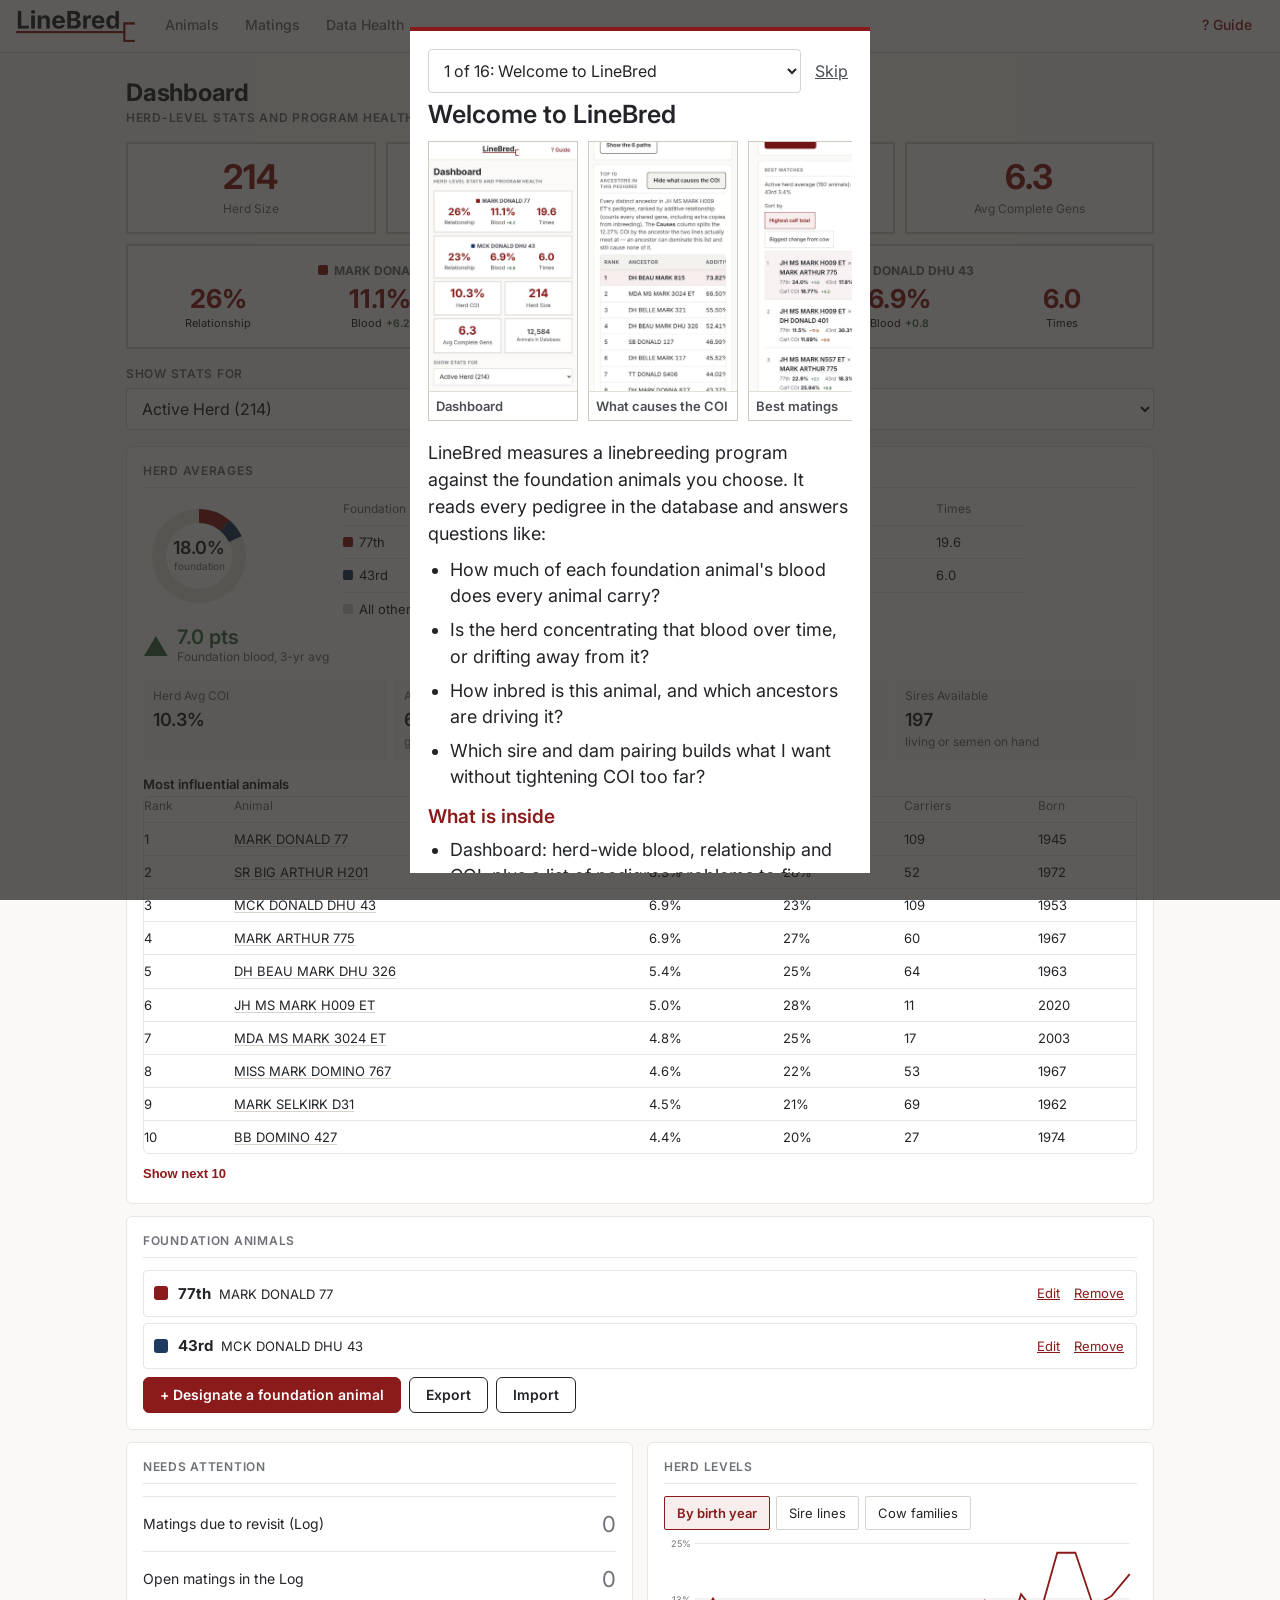
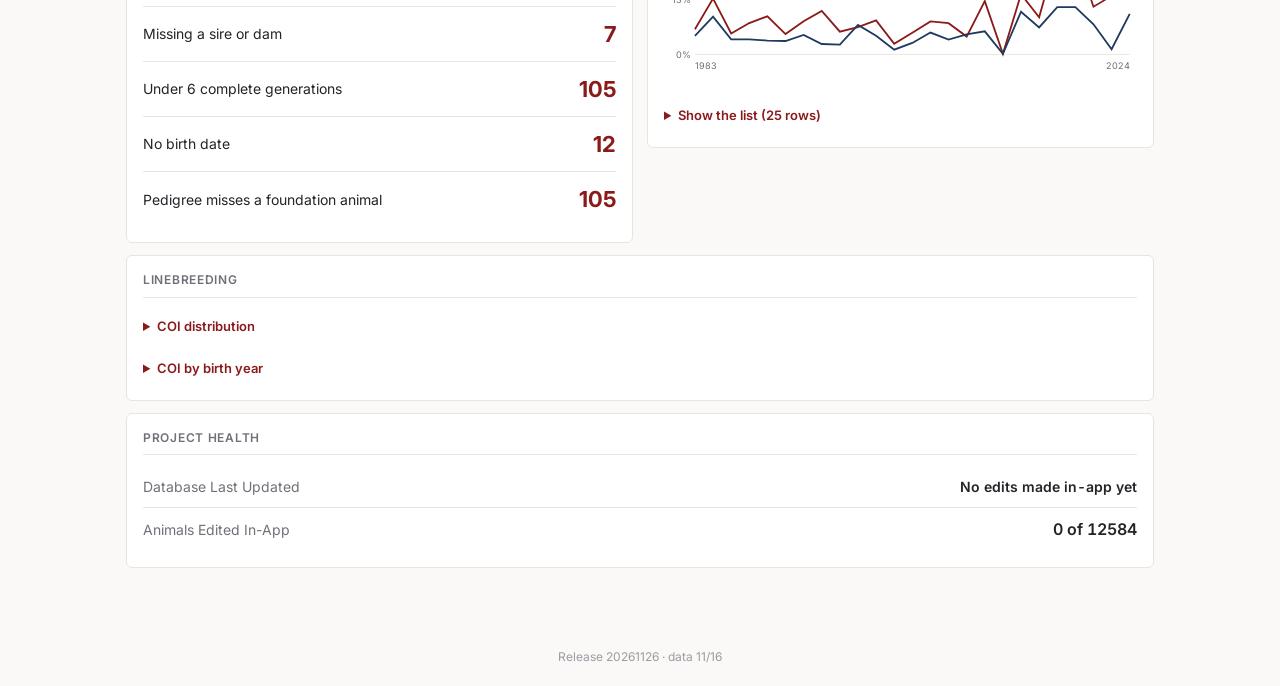
<file: index.html>
<!doctype html>
<html lang="en">
<head>
<meta charset="utf-8">
<meta name="viewport" content="width=device-width, initial-scale=1, viewport-fit=cover">
<title>LineBred</title>
<meta name="description" content="Hereford linebreeding analysis — COI, blood percentage and mating planning for the Mark Donald line.">
<meta name="theme-color" content="#8B1A1A">
<meta name="apple-mobile-web-app-capable" content="yes">
<meta name="apple-mobile-web-app-status-bar-style" content="default">
<meta name="apple-mobile-web-app-title" content="LineBred">
<link rel="preconnect" href="https://fonts.googleapis.com">
<link rel="preconnect" href="https://fonts.gstatic.com" crossorigin>
<link href="https://fonts.googleapis.com/css2?family=Inter:wght@400;500;600;700&display=swap" rel="stylesheet">
<link rel="stylesheet" href="tokens.css">
<link rel="manifest" href="manifest.webmanifest">
<link rel="apple-touch-icon" href="icon-180.png">
<link rel="icon" href="favicon-32.png" sizes="32x32">
<link rel="icon" href="icon-512.png" sizes="512x512">
<style>
  :root { color-scheme: light; }
  body { background: var(--surface-sunken, #FAF9F7); }
  #boot {
    position: fixed; inset: 0; display: flex; flex-direction: column;
    align-items: center; justify-content: center; gap: 18px;
    background: var(--surface-sunken, #FAF9F7); z-index: 9999; padding: 24px; text-align: center;
  }
  #boot img { height: 34px; width: auto; }
  #boot .msg { font-size: 14px; color: #6E7177; max-width: 32ch; line-height: 1.5;
               font-family: Inter, -apple-system, BlinkMacSystemFont, "Segoe UI", Roboto, sans-serif; }
  #boot .bar { width: 170px; height: 3px; background: #E8E5E0; border-radius: 2px; overflow: hidden; }
  #boot .bar i { display: block; height: 100%; width: 40%; background: #8B1A1A; border-radius: 2px;
                 animation: slide 1.1s ease-in-out infinite; }
  @keyframes slide { 0% { transform: translateX(-110%); } 100% { transform: translateX(310%); } }
  #boot.failed .bar { display: none; }
  #boot.failed .msg { color: #A8481A; }
  @media (prefers-reduced-motion: reduce) { #boot .bar i { animation: none; width: 100%; } }
</style>
</head>
<body>
<div id="boot">
  <img src="logo.png" alt="LineBred">
  <div class="bar"><i></i></div>
  <div class="msg" id="bootmsg">Loading pedigree database…</div>
</div>
<div id="root"></div>

<script>
  // Bump this when data.json is regenerated so phones pick up the new copy.
  window.__LINEBRED_DATA_VERSION = "20261126-sharp";
  window.addEventListener("error", function (e) {
    var b = document.getElementById("boot");
    if (b && !b.dataset.gone) {
      b.classList.add("failed");
      document.getElementById("bootmsg").textContent =
        "Something failed to load. Pull down to refresh, or check your connection. (" + (e.message || "error") + ")";
    }
  });
</script>
<script defer src="app.js"></script>
<script>
  // The app renders synchronously; the database arrives a moment later.
  // Clear the splash as soon as React has put something on the page.
  (function () {
    var tries = 0;
    function check() {
      var root = document.getElementById("root");
      if (root && root.childNodes.length) {
        var b = document.getElementById("boot");
        if (b) { b.dataset.gone = "1"; b.remove(); }
        return;
      }
      if (++tries < 150) setTimeout(check, 40);
    }
    check();
  })();
  if ("serviceWorker" in navigator) {
    window.addEventListener("load", function () {
      navigator.serviceWorker.register("sw.js").catch(function () {});
    });
  }
</script>
</body>
</html>
</file>
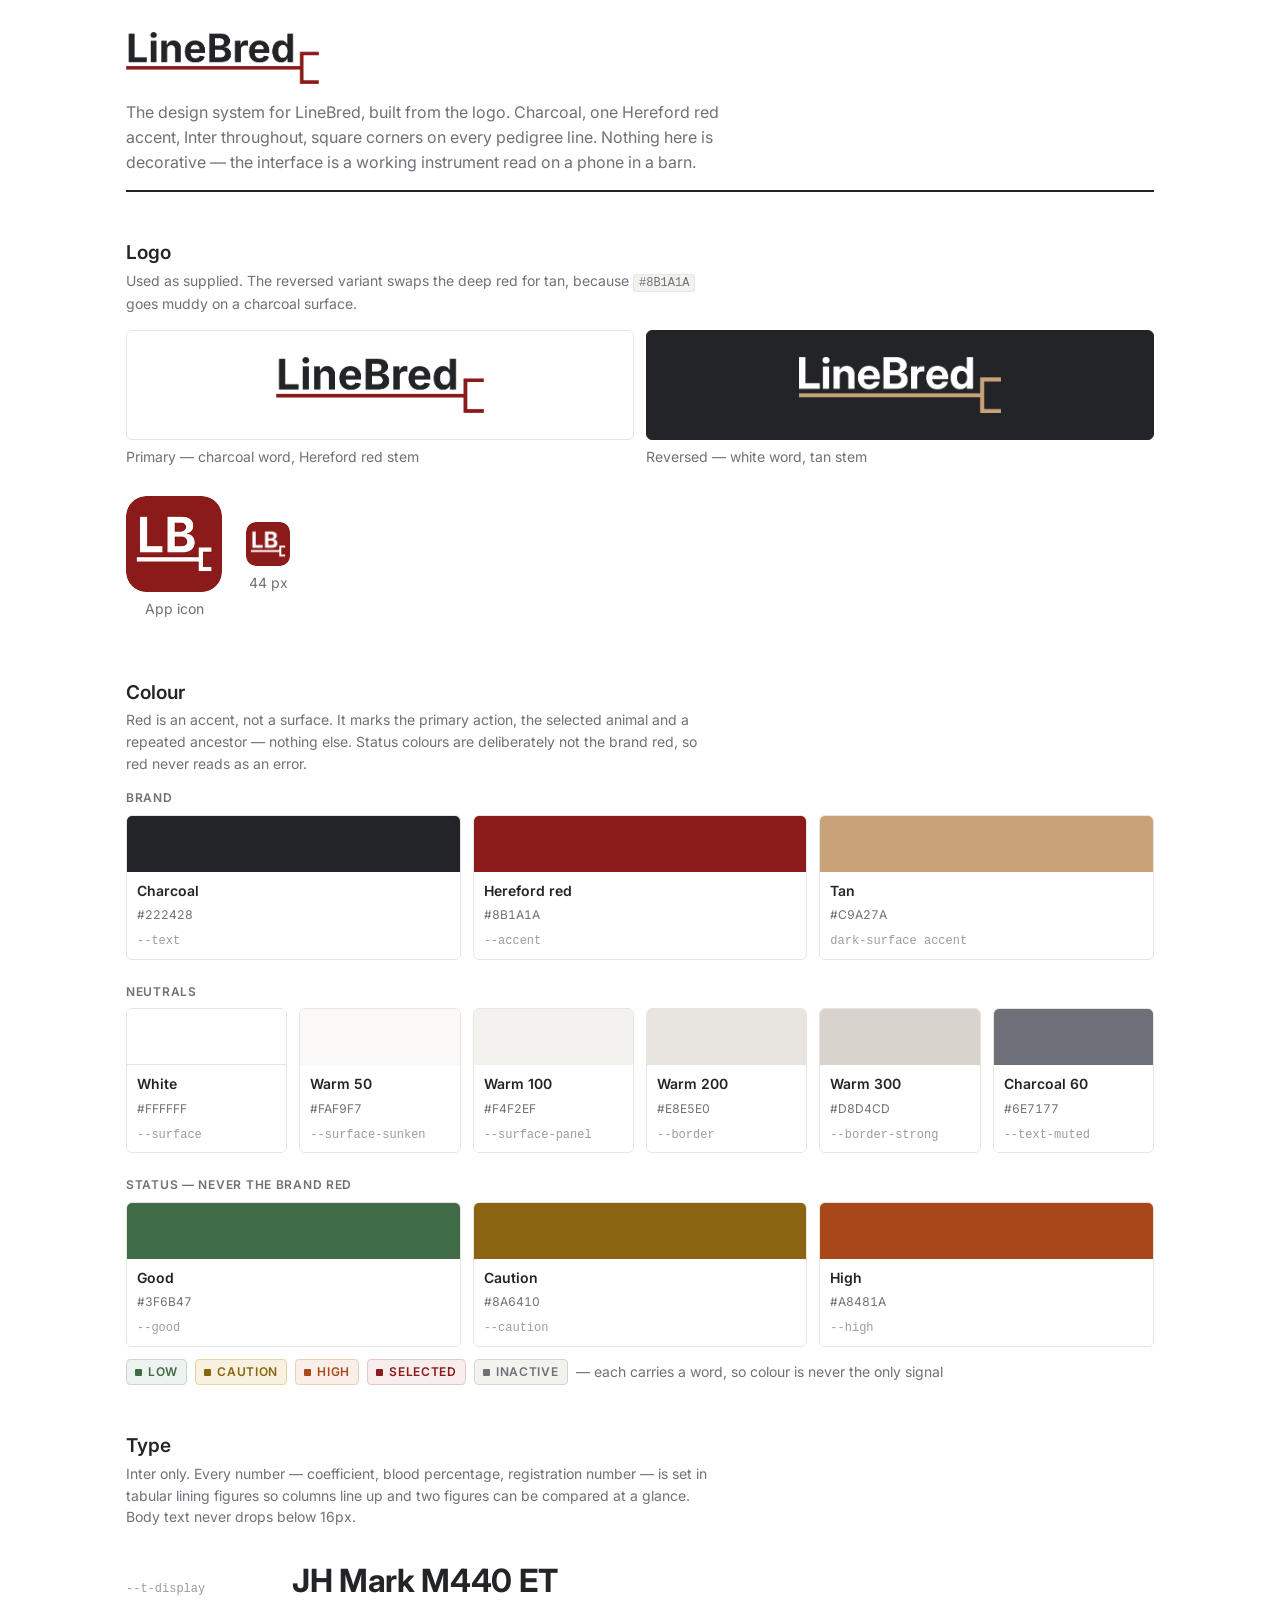
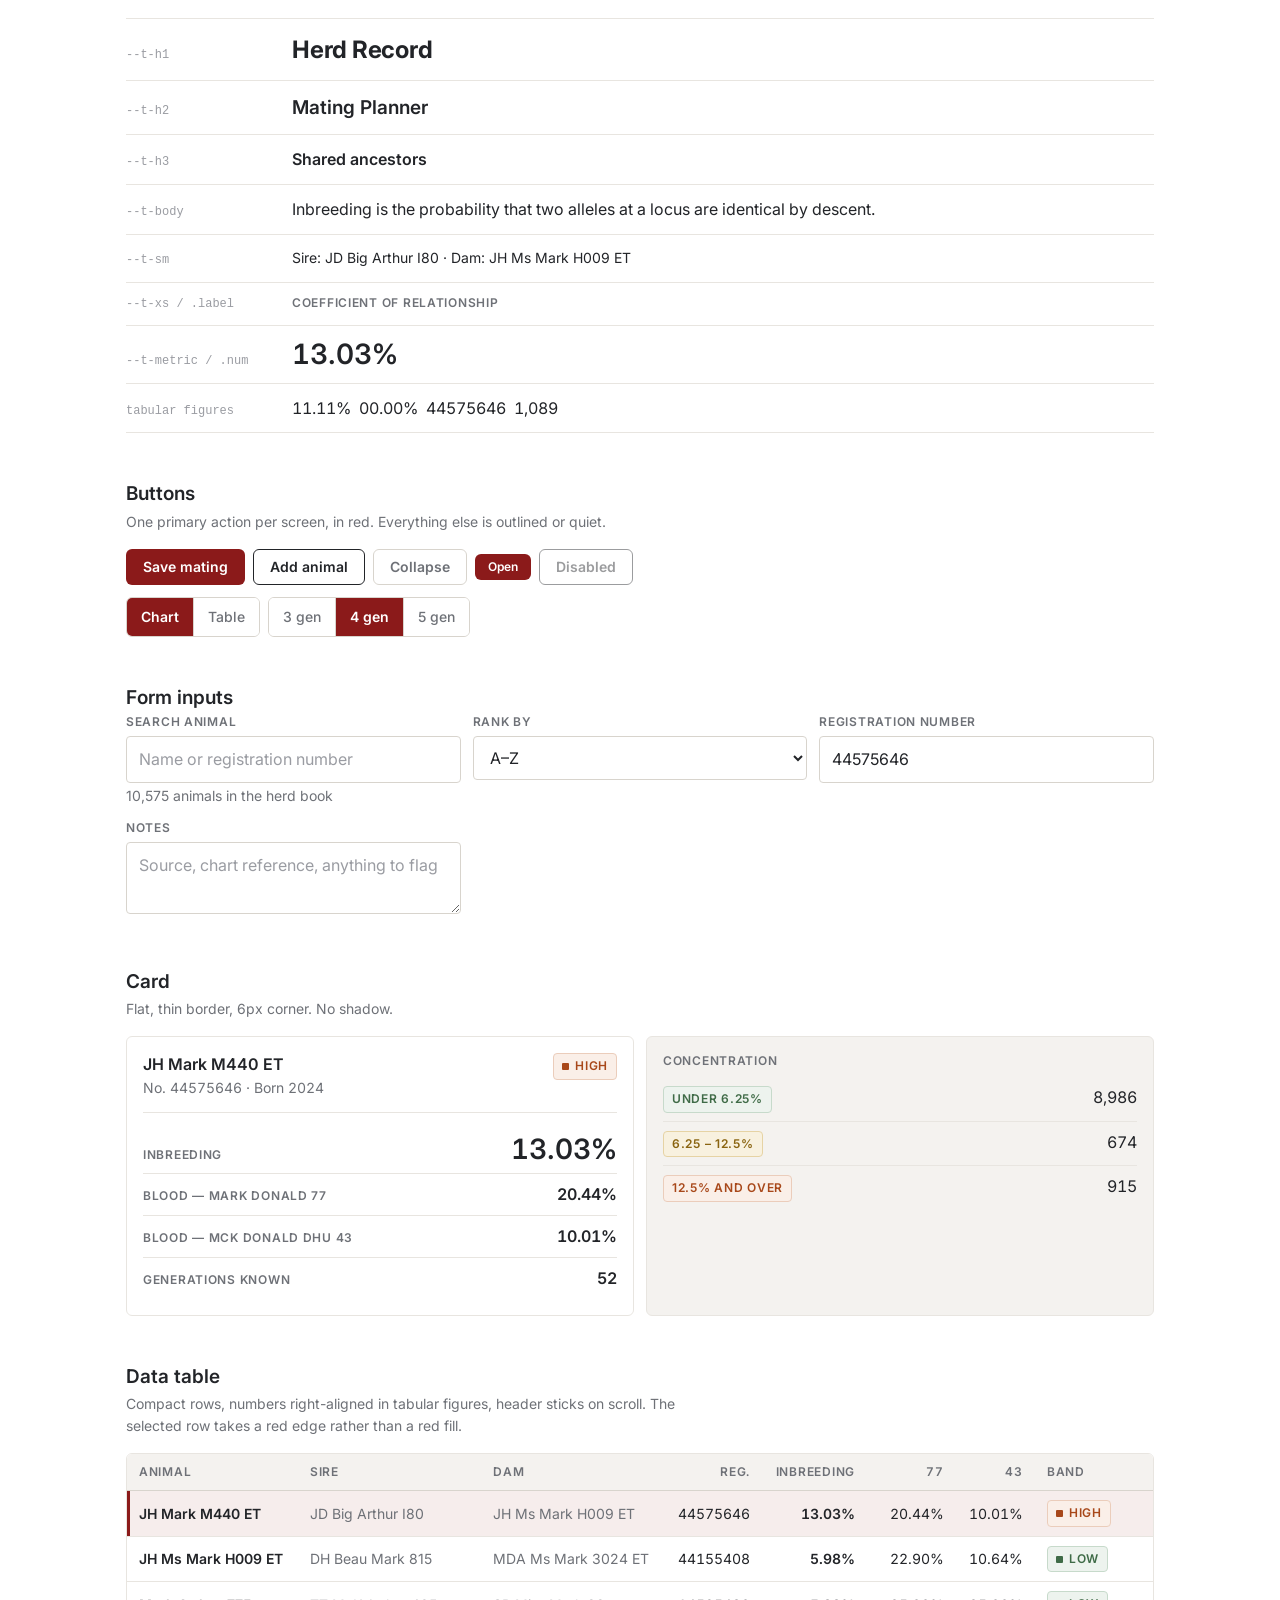
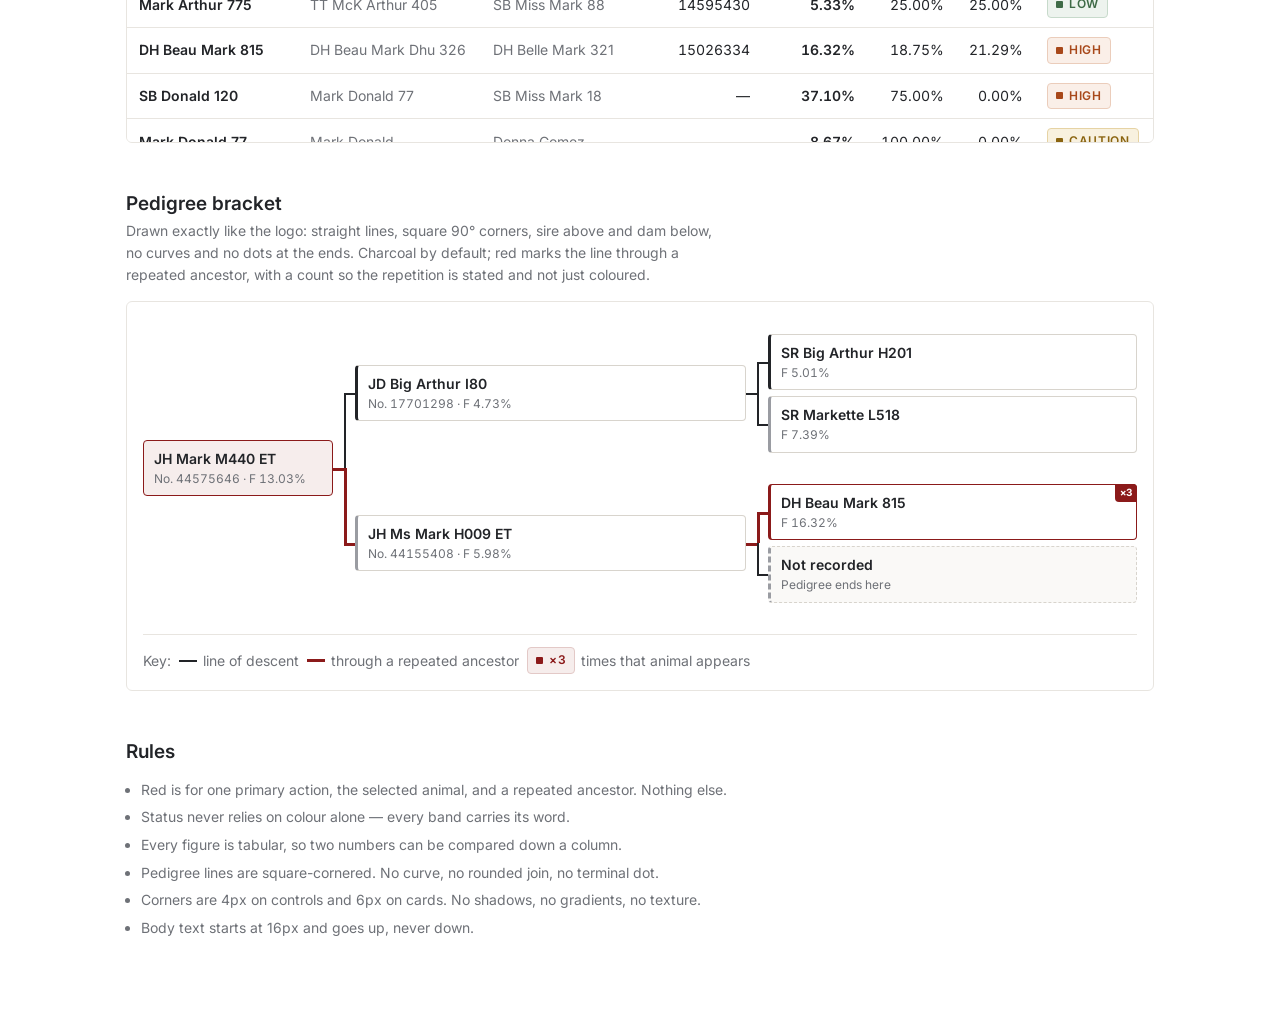
<file: styleguide.html>
<!doctype html>
<html lang="en">
<head>
<meta charset="utf-8">
<meta name="viewport" content="width=device-width, initial-scale=1, viewport-fit=cover">
<title>LineBred Style Guide</title>
<link rel="preconnect" href="https://fonts.googleapis.com">
<link rel="preconnect" href="https://fonts.gstatic.com" crossorigin>
<link href="https://fonts.googleapis.com/css2?family=Inter:wght@400;500;600;700&display=swap" rel="stylesheet">
<link rel="stylesheet" href="tokens.css">
<style>
  .sg { max-width: 1060px; margin: 0 auto; padding: var(--s-6) var(--s-4) var(--s-8); }
  .sg-head { border-bottom: 2px solid var(--text); padding-bottom: var(--s-4); margin-bottom: var(--s-6); }
  .sg-head img { display: block; height: 52px; width: auto; }
  .sg-head p { margin: var(--s-4) 0 0; max-width: 62ch; color: var(--text-muted); }
  section { margin: var(--s-7) 0 0; }
  section > h2 { margin-bottom: var(--s-1); }
  section > .intro { color: var(--text-muted); font-size: var(--t-sm); max-width: 66ch; margin-bottom: var(--s-4); }
  .grid { display: grid; gap: var(--s-3); }
  .g2 { grid-template-columns: repeat(auto-fit, minmax(260px,1fr)); }
  .g3 { grid-template-columns: repeat(auto-fit, minmax(190px,1fr)); }
  .g4 { grid-template-columns: repeat(auto-fit, minmax(150px,1fr)); }

  .swatch { border: var(--bw) solid var(--border); border-radius: var(--r-md); overflow: hidden; }
  .swatch .chip { height: 56px; }
  .swatch .meta { padding: 8px 10px; }
  .swatch .nm { font-size: var(--t-sm); font-weight: var(--w-semi); display: block; }
  .swatch .vl { font-size: var(--t-xs); color: var(--text-muted); font-variant-numeric: tabular-nums; }
  .swatch .tk { font-size: var(--t-xs); color: var(--text-faint); font-family: ui-monospace, SFMono-Regular, Menlo, monospace; }

  .type-row { display: flex; align-items: baseline; gap: var(--s-4); padding: var(--s-3) 0; border-bottom: var(--bw) solid var(--border); }
  .type-row .tk { flex: 0 0 150px; font-size: var(--t-xs); color: var(--text-faint); font-family: ui-monospace, SFMono-Regular, Menlo, monospace; }
  .logo-plate { border: var(--bw) solid var(--border); border-radius: var(--r-md); padding: var(--s-4); display: flex; align-items: center; justify-content: center; min-height: 110px; }
  .logo-plate.dark { background: var(--c-charcoal); border-color: var(--c-charcoal); }
  .logo-plate.red  { background: var(--accent); border-color: var(--accent); }
  .logo-plate img, .logo-plate svg { max-width: 100%; height: auto; }
  .icon-tile { width: 96px; height: 96px; border-radius: 20px; background: var(--accent); display: grid; place-items: center; }
  code.tok { font-family: ui-monospace, SFMono-Regular, Menlo, monospace; font-size: var(--t-xs);
             background: var(--surface-panel); border: var(--bw) solid var(--border); border-radius: var(--r-sm); padding: 1px 5px; }
</style>
</head>
<body>
<div class="sg">

  <header class="sg-head">
    <img src="logo.png" alt="LineBred">
    <p>The design system for LineBred, built from the logo. Charcoal, one Hereford red accent,
      Inter throughout, square corners on every pedigree line. Nothing here is decorative —
      the interface is a working instrument read on a phone in a barn.</p>
  </header>

  <!-- ===================== LOGO ===================== -->
  <section>
    <h2>Logo</h2>
    <p class="intro">Used as supplied. The reversed variant swaps the deep red for tan, because
      <code class="tok">#8B1A1A</code> goes muddy on a charcoal surface.</p>
    <div class="grid g2">
      <div>
        <div class="logo-plate"><img src="logo.png" alt="LineBred logo" style="height:56px"></div>
        <p class="hint">Primary — charcoal word, Hereford red stem</p>
      </div>
      <div>
        <div class="logo-plate dark"><img src="logo-reversed.png" alt="LineBred logo, reversed" style="height:56px"></div>
        <p class="hint">Reversed — white word, tan stem</p>
      </div>
    </div>
    <div class="row" style="margin-top:var(--s-4); gap:var(--s-5)">
      <div style="text-align:center">
        <img src="icon-180.png" alt="LineBred app icon" width="96" height="96" style="border-radius:20px;display:block">
        <p class="hint">App icon</p>
      </div>
      <div style="text-align:center">
        <img src="icon-180.png" alt="LineBred app icon at 44px" width="44" height="44" style="border-radius:10px;display:block">
        <p class="hint">44 px</p>
      </div>
    </div>
  </section>

  <!-- ===================== COLOR ===================== -->
  <section>
    <h2>Colour</h2>
    <p class="intro">Red is an accent, not a surface. It marks the primary action, the selected
      animal and a repeated ancestor — nothing else. Status colours are deliberately not the
      brand red, so red never reads as an error.</p>

    <p class="label" style="margin:var(--s-4) 0 var(--s-2)">Brand</p>
    <div class="grid g4">
      <div class="swatch"><div class="chip" style="background:#222428"></div><div class="meta"><span class="nm">Charcoal</span><span class="vl">#222428</span><br><span class="tk">--text</span></div></div>
      <div class="swatch"><div class="chip" style="background:#8B1A1A"></div><div class="meta"><span class="nm">Hereford red</span><span class="vl">#8B1A1A</span><br><span class="tk">--accent</span></div></div>
      <div class="swatch"><div class="chip" style="background:#C9A27A"></div><div class="meta"><span class="nm">Tan</span><span class="vl">#C9A27A</span><br><span class="tk">dark-surface accent</span></div></div>
    </div>

    <p class="label" style="margin:var(--s-5) 0 var(--s-2)">Neutrals</p>
    <div class="grid g4">
      <div class="swatch"><div class="chip" style="background:#FFFFFF;border-bottom:1px solid var(--border)"></div><div class="meta"><span class="nm">White</span><span class="vl">#FFFFFF</span><br><span class="tk">--surface</span></div></div>
      <div class="swatch"><div class="chip" style="background:#FAF9F7"></div><div class="meta"><span class="nm">Warm 50</span><span class="vl">#FAF9F7</span><br><span class="tk">--surface-sunken</span></div></div>
      <div class="swatch"><div class="chip" style="background:#F4F2EF"></div><div class="meta"><span class="nm">Warm 100</span><span class="vl">#F4F2EF</span><br><span class="tk">--surface-panel</span></div></div>
      <div class="swatch"><div class="chip" style="background:#E8E5E0"></div><div class="meta"><span class="nm">Warm 200</span><span class="vl">#E8E5E0</span><br><span class="tk">--border</span></div></div>
      <div class="swatch"><div class="chip" style="background:#D8D4CD"></div><div class="meta"><span class="nm">Warm 300</span><span class="vl">#D8D4CD</span><br><span class="tk">--border-strong</span></div></div>
      <div class="swatch"><div class="chip" style="background:#6E7177"></div><div class="meta"><span class="nm">Charcoal 60</span><span class="vl">#6E7177</span><br><span class="tk">--text-muted</span></div></div>
    </div>

    <p class="label" style="margin:var(--s-5) 0 var(--s-2)">Status — never the brand red</p>
    <div class="grid g3">
      <div class="swatch"><div class="chip" style="background:#3F6B47"></div><div class="meta"><span class="nm">Good</span><span class="vl">#3F6B47</span><br><span class="tk">--good</span></div></div>
      <div class="swatch"><div class="chip" style="background:#8A6410"></div><div class="meta"><span class="nm">Caution</span><span class="vl">#8A6410</span><br><span class="tk">--caution</span></div></div>
      <div class="swatch"><div class="chip" style="background:#A8481A"></div><div class="meta"><span class="nm">High</span><span class="vl">#A8481A</span><br><span class="tk">--high</span></div></div>
    </div>
    <div class="row" style="margin-top:var(--s-3)">
      <span class="tag tag-good">Low</span>
      <span class="tag tag-caution">Caution</span>
      <span class="tag tag-high">High</span>
      <span class="tag tag-accent">Selected</span>
      <span class="tag tag-neutral">Inactive</span>
      <span class="muted" style="font-size:var(--t-sm)">— each carries a word, so colour is never the only signal</span>
    </div>
  </section>

  <!-- ===================== TYPE ===================== -->
  <section>
    <h2>Type</h2>
    <p class="intro">Inter only. Every number — coefficient, blood percentage, registration number —
      is set in tabular lining figures so columns line up and two figures can be compared at a glance.
      Body text never drops below 16px.</p>
    <div class="type-row"><span class="tk">--t-display</span><span style="font-size:var(--t-display);font-weight:700;letter-spacing:var(--track-tight)">JH Mark M440 ET</span></div>
    <div class="type-row"><span class="tk">--t-h1</span><span style="font-size:var(--t-h1);font-weight:700;letter-spacing:var(--track-tight)">Herd Record</span></div>
    <div class="type-row"><span class="tk">--t-h2</span><span style="font-size:var(--t-h2);font-weight:600">Mating Planner</span></div>
    <div class="type-row"><span class="tk">--t-h3</span><span style="font-size:var(--t-h3);font-weight:600">Shared ancestors</span></div>
    <div class="type-row"><span class="tk">--t-body</span><span style="font-size:var(--t-body)">Inbreeding is the probability that two alleles at a locus are identical by descent.</span></div>
    <div class="type-row"><span class="tk">--t-sm</span><span style="font-size:var(--t-sm)">Sire: JD Big Arthur I80 · Dam: JH Ms Mark H009 ET</span></div>
    <div class="type-row"><span class="tk">--t-xs / .label</span><span class="label">Coefficient of relationship</span></div>
    <div class="type-row"><span class="tk">--t-metric / .num</span><span class="metric num">13.03%</span></div>
    <div class="type-row"><span class="tk">tabular figures</span>
      <span class="num" style="font-size:var(--t-body)">11.11%&nbsp; 00.00%&nbsp; 44575646&nbsp; 1,089</span></div>
  </section>

  <!-- ===================== BUTTONS ===================== -->
  <section>
    <h2>Buttons</h2>
    <p class="intro">One primary action per screen, in red. Everything else is outlined or quiet.</p>
    <div class="row">
      <button class="btn btn-primary">Save mating</button>
      <button class="btn btn-secondary">Add animal</button>
      <button class="btn btn-quiet">Collapse</button>
      <button class="btn btn-primary btn-sm">Open</button>
      <button class="btn btn-secondary" disabled>Disabled</button>
    </div>
    <div class="row" style="margin-top:var(--s-3)">
      <div class="seg" role="group" aria-label="View">
        <button aria-pressed="true">Chart</button>
        <button aria-pressed="false">Table</button>
      </div>
      <div class="seg" role="group" aria-label="Generations">
        <button aria-pressed="false">3 gen</button>
        <button aria-pressed="true">4 gen</button>
        <button aria-pressed="false">5 gen</button>
      </div>
    </div>
  </section>

  <!-- ===================== FORMS ===================== -->
  <section>
    <h2>Form inputs</h2>
    <div class="grid g2">
      <label class="field">
        <span class="label">Search animal</span>
        <input class="input" type="search" placeholder="Name or registration number">
        <span class="hint">10,575 animals in the herd book</span>
      </label>
      <label class="field">
        <span class="label">Rank by</span>
        <select class="input">
          <option>A–Z</option><option>Inbreeding coefficient</option>
          <option>Blood % to Mark Donald 77</option><option>Founder balance</option>
        </select>
      </label>
      <label class="field">
        <span class="label">Registration number</span>
        <input class="input num" inputmode="numeric" value="44575646">
      </label>
      <label class="field">
        <span class="label">Notes</span>
        <textarea class="input" rows="2" placeholder="Source, chart reference, anything to flag"></textarea>
      </label>
    </div>
  </section>

  <!-- ===================== CARD ===================== -->
  <section>
    <h2>Card</h2>
    <p class="intro">Flat, thin border, 6px corner. No shadow.</p>
    <div class="grid g2">
      <div class="card">
        <div class="card-head">
          <div>
            <h3>JH Mark M440 ET</h3>
            <span class="num" style="font-size:var(--t-sm);color:var(--text-muted)">No. 44575646 · Born 2024</span>
          </div>
          <span class="tag tag-high">High</span>
        </div>
        <div class="metric-row"><span class="label">Inbreeding</span><span class="metric num">13.03%</span></div>
        <div class="metric-row"><span class="label">Blood — Mark Donald 77</span><span class="num cell-strong">20.44%</span></div>
        <div class="metric-row"><span class="label">Blood — McK Donald Dhu 43</span><span class="num cell-strong">10.01%</span></div>
        <div class="metric-row"><span class="label">Generations known</span><span class="num cell-strong">52</span></div>
      </div>
      <div class="panel">
        <p class="label" style="margin-bottom:var(--s-2)">Concentration</p>
        <div class="metric-row"><span><span class="tag tag-good tag-plain">Under 6.25%</span></span><span class="num">8,986</span></div>
        <div class="metric-row"><span><span class="tag tag-caution tag-plain">6.25 – 12.5%</span></span><span class="num">674</span></div>
        <div class="metric-row"><span><span class="tag tag-high tag-plain">12.5% and over</span></span><span class="num">915</span></div>
      </div>
    </div>
  </section>

  <!-- ===================== TABLE ===================== -->
  <section>
    <h2>Data table</h2>
    <p class="intro">Compact rows, numbers right-aligned in tabular figures, header sticks on scroll.
      The selected row takes a red edge rather than a red fill.</p>
    <div class="table-wrap" style="max-height:290px">
      <table class="data">
        <thead><tr>
          <th>Animal</th><th>Sire</th><th>Dam</th>
          <th class="num">Reg.</th><th class="num">Inbreeding</th><th class="num">77</th><th class="num">43</th><th>Band</th>
        </tr></thead>
        <tbody>
          <tr aria-selected="true">
            <td class="cell-strong">JH Mark M440 ET</td><td class="cell-muted">JD Big Arthur I80</td><td class="cell-muted">JH Ms Mark H009 ET</td>
            <td class="num">44575646</td><td class="num cell-strong">13.03%</td><td class="num">20.44%</td><td class="num">10.01%</td><td><span class="tag tag-high">High</span></td></tr>
          <tr><td class="cell-strong">JH Ms Mark H009 ET</td><td class="cell-muted">DH Beau Mark 815</td><td class="cell-muted">MDA Ms Mark 3024 ET</td>
            <td class="num">44155408</td><td class="num cell-strong">5.98%</td><td class="num">22.90%</td><td class="num">10.64%</td><td><span class="tag tag-good">Low</span></td></tr>
          <tr><td class="cell-strong">Mark Arthur 775</td><td class="cell-muted">TT McK Arthur 405</td><td class="cell-muted">SB Miss Mark 88</td>
            <td class="num">14595430</td><td class="num cell-strong">5.33%</td><td class="num">25.00%</td><td class="num">25.00%</td><td><span class="tag tag-good">Low</span></td></tr>
          <tr><td class="cell-strong">DH Beau Mark 815</td><td class="cell-muted">DH Beau Mark Dhu 326</td><td class="cell-muted">DH Belle Mark 321</td>
            <td class="num">15026334</td><td class="num cell-strong">16.32%</td><td class="num">18.75%</td><td class="num">21.29%</td><td><span class="tag tag-high">High</span></td></tr>
          <tr><td class="cell-strong">SB Donald 120</td><td class="cell-muted">Mark Donald 77</td><td class="cell-muted">SB Miss Mark 18</td>
            <td class="num">—</td><td class="num cell-strong">37.10%</td><td class="num">75.00%</td><td class="num">0.00%</td><td><span class="tag tag-high">High</span></td></tr>
          <tr><td class="cell-strong">Mark Donald 77</td><td class="cell-muted">Mark Donald</td><td class="cell-muted">Donna Gomez</td>
            <td class="num">—</td><td class="num cell-strong">8.67%</td><td class="num">100.00%</td><td class="num">0.00%</td><td><span class="tag tag-caution">Caution</span></td></tr>
        </tbody>
      </table>
    </div>
  </section>

  <!-- ===================== PEDIGREE ===================== -->
  <section>
    <h2>Pedigree bracket</h2>
    <p class="intro">Drawn exactly like the logo: straight lines, square 90° corners, sire above and
      dam below, no curves and no dots at the ends. Charcoal by default; red marks the line through a
      repeated ancestor, with a count so the repetition is stated and not just coloured.</p>

    <div class="card" style="padding:var(--s-4)">
      <div class="ped" style="min-height:300px">
        <!-- gen 0 -->
        <div class="ped-col" style="flex:0 0 190px">
          <div class="ped-node" data-state="selected">
            <span class="nm">JH Mark M440 ET</span>
            <span class="meta">No. 44575646 · F 13.03%</span>
          </div>
        </div>
        <!-- gen 1 -->
        <div class="ped-branch">
          <div class="ped-link is-hl"></div>
          <div class="ped-pair">
            <div class="ped-half">
              <div class="ped-branch">
                <div class="ped-col">
                  <div class="ped-node" data-role="sire"><span class="nm">JD Big Arthur I80</span><span class="meta">No. 17701298 · F 4.73%</span></div>
                </div>
                <!-- gen 2 off the sire -->
                <div class="ped-branch">
                  <div class="ped-link"></div>
                  <div class="ped-pair">
                    <div class="ped-half">
                      <div class="ped-col"><div class="ped-node" data-role="sire"><span class="nm">SR Big Arthur H201</span><span class="meta">F 5.01%</span></div></div>
                    </div>
                    <div class="ped-half">
                      <div class="ped-col"><div class="ped-node" data-role="dam"><span class="nm">SR Markette L518</span><span class="meta">F 7.39%</span></div></div>
                    </div>
                  </div>
                </div>
              </div>
            </div>
            <div class="ped-half is-hl">
              <div class="ped-branch">
                <div class="ped-col">
                  <div class="ped-node" data-role="dam"><span class="nm">JH Ms Mark H009 ET</span><span class="meta">No. 44155408 · F 5.98%</span></div>
                </div>
                <!-- gen 2 off the dam -->
                <div class="ped-branch">
                  <div class="ped-link is-hl"></div>
                  <div class="ped-pair">
                    <div class="ped-half is-hl">
                      <div class="ped-col">
                        <div class="ped-node" data-role="sire" data-state="repeat" data-count="3"><span class="nm">DH Beau Mark 815</span><span class="meta">F 16.32%</span></div>
                      </div>
                    </div>
                    <div class="ped-half">
                      <div class="ped-col"><div class="ped-node" data-role="dam" data-state="empty"><span class="nm">Not recorded</span><span class="meta">Pedigree ends here</span></div></div>
                    </div>
                  </div>
                </div>
              </div>
            </div>
          </div>
        </div>
      </div>
      <div class="row" style="margin-top:var(--s-4);padding-top:var(--s-3);border-top:var(--bw) solid var(--border);font-size:var(--t-sm)">
        <span class="muted">Key:</span>
        <span class="row" style="gap:6px"><span style="display:inline-block;width:18px;border-top:2px solid var(--rule-chart)"></span><span class="muted">line of descent</span></span>
        <span class="row" style="gap:6px"><span style="display:inline-block;width:18px;border-top:3px solid var(--rule-chart-hl)"></span><span class="muted">through a repeated ancestor</span></span>
        <span class="row" style="gap:6px"><span class="tag tag-accent">×3</span><span class="muted">times that animal appears</span></span>
      </div>
    </div>
  </section>

  <!-- ===================== PRINCIPLES ===================== -->
  <section>
    <h2>Rules</h2>
    <ul style="font-size:var(--t-sm);color:var(--text-muted);max-width:68ch;padding-left:1.1em">
      <li style="margin-bottom:6px">Red is for one primary action, the selected animal, and a repeated ancestor. Nothing else.</li>
      <li style="margin-bottom:6px">Status never relies on colour alone — every band carries its word.</li>
      <li style="margin-bottom:6px">Every figure is tabular, so two numbers can be compared down a column.</li>
      <li style="margin-bottom:6px">Pedigree lines are square-cornered. No curve, no rounded join, no terminal dot.</li>
      <li style="margin-bottom:6px">Corners are 4px on controls and 6px on cards. No shadows, no gradients, no texture.</li>
      <li>Body text starts at 16px and goes up, never down.</li>
    </ul>
  </section>

</div>
</body>
</html>
</file>
<file: tokens.css>
/* ============================================================================
   LineBred — design tokens
   Everything derives from the logo: charcoal #222428, Hereford red #8B1A1A,
   tan #C9A27A for dark surfaces, Inter throughout, square corners.

   Two layers on purpose:
     1. RAW palette — the actual colours, named by what they are.
     2. SEMANTIC tokens — named by the job they do, pointing at raw values.
   Screens only ever use the semantic layer, so adding dark mode later means
   remapping this file and touching nothing else.
   ========================================================================= */

:root {
  /* ---- raw palette --------------------------------------------------- */
  --c-charcoal:      #222428;
  --c-charcoal-80:   #4A4D53;
  --c-charcoal-60:   #6E7177;
  --c-charcoal-40:   #9A9CA2;

  --c-red:           #8B1A1A;   /* Hereford red — the logo's accent */
  --c-red-hover:     #731515;
  --c-red-press:     #5E1111;
  --c-red-tint:      #F6EDEC;   /* selected-row wash */
  --c-red-border:    #E3C9C7;

  --c-tan:           #C9A27A;   /* accent on dark surfaces */
  --c-tan-dim:       #A8825C;

  /* warm neutrals, tuned to sit under the charcoal rather than fight it */
  --c-white:         #FFFFFF;
  --c-warm-50:       #FAF9F7;
  --c-warm-100:      #F4F2EF;
  --c-warm-200:      #E8E5E0;
  --c-warm-300:      #D8D4CD;
  --c-warm-400:      #BFBAB1;

  /* status — deliberately none of them the brand red, so red never
     reads as an error anywhere in the interface */
  --c-good:          #3F6B47;
  --c-good-bg:       #EDF3EE;
  --c-good-border:   #C7DACB;
  --c-caution:       #8A6410;
  --c-caution-bg:    #F8F1DF;
  --c-caution-border:#E6D3A4;
  --c-high:          #A8481A;
  --c-high-bg:       #FAEFE8;
  --c-high-border:   #EBCDBB;

  /* ---- semantic: surfaces -------------------------------------------- */
  --surface:          var(--c-white);
  --surface-sunken:   var(--c-warm-50);
  --surface-panel:    var(--c-warm-100);
  --surface-hover:    var(--c-warm-50);
  --surface-selected: var(--c-red-tint);

  /* ---- semantic: text ------------------------------------------------ */
  --text:        var(--c-charcoal);
  --text-muted:  var(--c-charcoal-60);
  --text-faint:  var(--c-charcoal-40);
  --text-invert: var(--c-white);
  --text-accent: var(--c-red);

  /* ---- semantic: lines ----------------------------------------------- */
  --border:        var(--c-warm-200);
  --border-strong: var(--c-warm-300);
  --border-focus:  var(--c-red);
  --rule-chart:    var(--c-charcoal);   /* pedigree bracket lines */
  --rule-chart-hl: var(--c-red);        /* selected / repeated ancestor */

  /* ---- semantic: accent ---------------------------------------------- */
  --accent:          var(--c-red);
  --accent-hover:    var(--c-red-hover);
  --accent-press:    var(--c-red-press);
  --accent-on:       var(--c-white);
  --accent-subtle:   var(--c-red-tint);
  --accent-subtle-b: var(--c-red-border);

  /* ---- semantic: status ---------------------------------------------- */
  --good: var(--c-good);          --good-bg: var(--c-good-bg);       --good-border: var(--c-good-border);
  --caution: var(--c-caution);    --caution-bg: var(--c-caution-bg); --caution-border: var(--c-caution-border);
  --high: var(--c-high);          --high-bg: var(--c-high-bg);       --high-border: var(--c-high-border);

  /* ---- type ----------------------------------------------------------- */
  --font: "Inter", -apple-system, BlinkMacSystemFont, "Segoe UI", Roboto, Helvetica, Arial, sans-serif;

  --t-display: 2rem;      --lh-display: 1.2;    /* 32 */
  --t-h1:      1.5rem;    --lh-h1: 1.3;         /* 24 */
  --t-h2:      1.1875rem; --lh-h2: 1.35;        /* 19 */
  --t-h3:      1rem;      --lh-h3: 1.4;         /* 16 */
  --t-body:    1rem;      --lh-body: 1.55;      /* 16 — floor on mobile */
  --t-sm:      0.875rem;  --lh-sm: 1.45;        /* 14 */
  --t-xs:      0.75rem;   --lh-xs: 1.35;        /* 12 — labels only */
  --t-metric:  1.75rem;   --lh-metric: 1.15;    /* 28 — single figures */

  --w-reg: 400; --w-med: 500; --w-semi: 600; --w-bold: 700;
  --track-label: 0.06em;   /* small caps-ish labels */
  --track-tight: -0.01em;  /* large headings */

  /* ---- space, radius, line ------------------------------------------- */
  --s-1: 4px;  --s-2: 8px;  --s-3: 12px; --s-4: 16px;
  --s-5: 24px; --s-6: 32px; --s-7: 48px; --s-8: 64px;

  --r-sm: 4px;   /* inputs, chips, table cells */
  --r-md: 6px;   /* cards, buttons, panels */
  --bw: 1px;     /* every border in the UI */
  --chart-w: 2px;        /* pedigree bracket line */
  --chart-w-hl: 3px;     /* highlighted bracket line */

  --focus-ring: 0 0 0 2px var(--surface), 0 0 0 4px var(--c-red);
}

/* ---------------------------------------------------------------------------
   Dark mode is not switched on. The hooks are here so it is a remap of this
   one block later, with tan carrying the accent because the deep red does not
   hold up on a charcoal surface.
   ------------------------------------------------------------------------ */
/*
[data-theme="dark"] {
  --surface: #1A1C1F; --surface-sunken: #151719; --surface-panel: #232629;
  --surface-hover: #232629; --surface-selected: #2A2420;
  --text: #F2F1EF; --text-muted: #A8ABB1; --text-faint: #74777D;
  --border: #32363B; --border-strong: #434850;
  --rule-chart: #C7CAD0; --rule-chart-hl: var(--c-tan);
  --accent: var(--c-tan); --accent-hover: #D7B48F; --accent-on: #1A1C1F;
  --accent-subtle: #2A2420; --accent-subtle-b: #4A3D30;
}
*/

/* ============================================================================
   Base
   ========================================================================= */
*, *::before, *::after { box-sizing: border-box; }

html, body { margin: 0; padding: 0; }

body {
  background: var(--surface);
  color: var(--text);
  font-family: var(--font);
  font-size: var(--t-body);
  line-height: var(--lh-body);
  font-weight: var(--w-reg);
  -webkit-text-size-adjust: 100%;
  -webkit-font-smoothing: antialiased;
}

/* Every number in this app is a figure you compare against another figure,
   so tabular lining numerals are the default, not an opt-in. */
.num, td.num, th.num, .metric, input[type="number"], time, .reg {
  font-variant-numeric: tabular-nums lining-nums;
  font-feature-settings: "tnum" 1, "lnum" 1;
}

h1, h2, h3, h4 { margin: 0; font-weight: var(--w-semi); color: var(--text); }
h1 { font-size: var(--t-h1); line-height: var(--lh-h1); letter-spacing: var(--track-tight); font-weight: var(--w-bold); }
h2 { font-size: var(--t-h2); line-height: var(--lh-h2); }
h3 { font-size: var(--t-h3); line-height: var(--lh-h3); }
p  { margin: 0 0 var(--s-3); }

a { color: var(--accent); text-underline-offset: 2px; }

:focus-visible { outline: none; box-shadow: var(--focus-ring); border-radius: var(--r-sm); }

/* ============================================================================
   Labels and eyebrows
   ========================================================================= */
.label {
  font-size: var(--t-xs);
  line-height: var(--lh-xs);
  font-weight: var(--w-semi);
  letter-spacing: var(--track-label);
  text-transform: uppercase;
  color: var(--text-muted);
}

/* ============================================================================
   Buttons
   ========================================================================= */
.btn {
  font: inherit;
  font-size: var(--t-sm);
  font-weight: var(--w-semi);
  line-height: 1;
  padding: 10px 16px;
  border-radius: var(--r-md);
  border: var(--bw) solid transparent;
  cursor: pointer;
  display: inline-flex;
  align-items: center;
  gap: var(--s-2);
  background: none;
  color: var(--text);
  white-space: nowrap;
  transition: background-color .12s ease, border-color .12s ease, color .12s ease;
}
.btn:disabled { opacity: .45; cursor: default; }

.btn-primary { background: var(--accent); color: var(--accent-on); }
.btn-primary:hover:not(:disabled) { background: var(--accent-hover); }
.btn-primary:active:not(:disabled) { background: var(--accent-press); }

.btn-secondary { border-color: var(--text); color: var(--text); }
.btn-secondary:hover:not(:disabled) { background: var(--surface-panel); }

.btn-quiet { color: var(--text-muted); border-color: var(--border-strong); }
.btn-quiet:hover:not(:disabled) { background: var(--surface-panel); color: var(--text); }

.btn-sm { padding: 6px 12px; font-size: var(--t-xs); }

/* segmented control — tabs, view switches, depth pickers */
.seg { display: inline-flex; border: var(--bw) solid var(--border-strong); border-radius: var(--r-md); overflow: hidden; }
.seg button {
  font: inherit; font-size: var(--t-sm); font-weight: var(--w-med);
  padding: 8px 14px; border: 0; background: var(--surface); color: var(--text-muted); cursor: pointer;
  border-right: var(--bw) solid var(--border-strong);
}
.seg button:last-child { border-right: 0; }
.seg button[aria-pressed="true"] { background: var(--accent); color: var(--accent-on); font-weight: var(--w-semi); }

/* ============================================================================
   Forms
   ========================================================================= */
.field { display: block; }
.field > .label { display: block; margin-bottom: 6px; }
.input, select.input, textarea.input {
  font: inherit;
  font-size: var(--t-body);
  width: 100%;
  padding: 10px 12px;
  color: var(--text);
  background: var(--surface);
  border: var(--bw) solid var(--border-strong);
  border-radius: var(--r-sm);
}
.input::placeholder { color: var(--text-faint); }
.input:focus { outline: none; border-color: var(--accent); box-shadow: 0 0 0 3px var(--accent-subtle); }
.hint { font-size: var(--t-sm); color: var(--text-muted); margin-top: 6px; }

/* ============================================================================
   Cards and panels
   ========================================================================= */
.card {
  background: var(--surface);
  border: var(--bw) solid var(--border);
  border-radius: var(--r-md);
  padding: var(--s-4);
}
.card-head {
  display: flex; align-items: baseline; justify-content: space-between; gap: var(--s-3);
  margin: 0 0 var(--s-3); padding-bottom: var(--s-3);
  border-bottom: var(--bw) solid var(--border);
}
.panel { background: var(--surface-panel); border: var(--bw) solid var(--border); border-radius: var(--r-md); padding: var(--s-4); }

.metric { font-size: var(--t-metric); line-height: var(--lh-metric); font-weight: var(--w-semi); }
.metric-row { display: flex; align-items: baseline; justify-content: space-between; padding: var(--s-2) 0; border-bottom: var(--bw) solid var(--border); }
.metric-row:last-child { border-bottom: 0; }

/* ============================================================================
   Status — always a word next to the colour, never colour alone
   ========================================================================= */
.tag {
  display: inline-flex; align-items: center; gap: 6px;
  font-size: var(--t-xs); font-weight: var(--w-semi); letter-spacing: var(--track-label);
  text-transform: uppercase;
  padding: 3px 8px; border-radius: var(--r-sm); border: var(--bw) solid;
}
.tag-good    { color: var(--good);    background: var(--good-bg);    border-color: var(--good-border); }
.tag-caution { color: var(--caution); background: var(--caution-bg); border-color: var(--caution-border); }
.tag-high    { color: var(--high);    background: var(--high-bg);    border-color: var(--high-border); }
.tag-neutral { color: var(--text-muted); background: var(--surface-panel); border-color: var(--border-strong); }
.tag-accent  { color: var(--accent); background: var(--accent-subtle); border-color: var(--accent-subtle-b); }
.tag::before { content: ""; width: 7px; height: 7px; border-radius: 1px; background: currentColor; flex: none; }
.tag-plain::before { display: none; }

/* ============================================================================
   Data tables — compact, numbers right, headers stay put
   ========================================================================= */
.table-wrap { overflow: auto; border: var(--bw) solid var(--border); border-radius: var(--r-md); background: var(--surface); }
table.data { width: 100%; border-collapse: separate; border-spacing: 0; font-size: var(--t-sm); }
table.data th, table.data td { padding: 9px 12px; text-align: left; border-bottom: var(--bw) solid var(--border); }
table.data thead th {
  position: sticky; top: 0; z-index: 1;
  background: var(--surface-panel);
  font-size: var(--t-xs); font-weight: var(--w-semi); letter-spacing: var(--track-label);
  text-transform: uppercase; color: var(--text-muted);
  border-bottom: var(--bw) solid var(--border-strong);
  white-space: nowrap;
}
table.data td.num, table.data th.num { text-align: right; font-variant-numeric: tabular-nums lining-nums; white-space: nowrap; }
table.data tbody tr:last-child td { border-bottom: 0; }
table.data tbody tr:hover td { background: var(--surface-hover); }
table.data tbody tr[aria-selected="true"] td { background: var(--surface-selected); }
table.data tbody tr[aria-selected="true"] td:first-child { box-shadow: inset 3px 0 0 var(--accent); }
.cell-strong { font-weight: var(--w-semi); color: var(--text); }
.cell-muted  { color: var(--text-muted); }

/* ============================================================================
   Pedigree bracket — the signature element.
   Straight lines, square 90° corners, sire above, dam below. No curves, no
   rounded joins, no dots. Drawn with borders so it stays crisp at any zoom.
   ========================================================================= */
.ped { display: flex; align-items: stretch; font-size: var(--t-sm); }
.ped-col { display: flex; flex-direction: column; justify-content: space-around; flex: 1 1 0; min-width: 0; }

.ped-node {
  position: relative;
  display: flex; flex-direction: column; justify-content: center;
  background: var(--surface);
  border: var(--bw) solid var(--border-strong);
  border-radius: var(--r-sm);
  padding: 7px 10px;
  margin: 3px 0;
  min-width: 0;
}
.ped-node .nm {
  font-weight: var(--w-semi); font-size: var(--t-sm); color: var(--text);
  white-space: nowrap; overflow: hidden; text-overflow: ellipsis;
}
.ped-node .meta {
  font-size: var(--t-xs); color: var(--text-muted);
  font-variant-numeric: tabular-nums lining-nums;
  white-space: nowrap; overflow: hidden; text-overflow: ellipsis;
}
.ped-node[data-role="sire"] { border-left: 3px solid var(--rule-chart); }
.ped-node[data-role="dam"]  { border-left: 3px solid var(--c-charcoal-40); }
.ped-node[data-state="selected"] { border-color: var(--accent); background: var(--accent-subtle); }
.ped-node[data-state="selected"][data-role] { border-left-color: var(--accent); }
.ped-node[data-state="repeat"] { border-color: var(--accent); }
.ped-node[data-state="repeat"]::after {
  content: "×" attr(data-count);
  position: absolute; top: -1px; right: -1px;
  font-size: 10px; font-weight: var(--w-bold); letter-spacing: .02em;
  background: var(--accent); color: var(--accent-on);
  padding: 1px 5px; border-radius: 0 var(--r-sm) 0 var(--r-sm);
  font-variant-numeric: tabular-nums;
}
.ped-node[data-state="empty"] {
  border-style: dashed; border-left-style: dashed;
  color: var(--text-faint); background: var(--surface-sunken);
}

/* the bracket itself: a stub out, a vertical bar, a stub into each parent */
.ped-branch { display: flex; align-items: stretch; flex: 1 1 0; min-width: 0; }
.ped-link { flex: 0 0 22px; position: relative; }
.ped-link::before {           /* horizontal out of the child */
  content: ""; position: absolute; left: 0; top: 50%; width: 11px;
  border-top: var(--chart-w) solid var(--rule-chart);
}
.ped-pair { display: flex; flex-direction: column; flex: 1 1 0; min-width: 0; position: relative; }
.ped-half { display: flex; align-items: center; flex: 1 1 0; min-width: 0; position: relative; }
.ped-half::before {           /* horizontal into each parent */
  content: ""; position: absolute; left: -11px; top: 50%; width: 11px;
  border-top: var(--chart-w) solid var(--rule-chart);
}
/* The vertical bar is split so each half owns its own segment. A single shared
   bar could only be one colour, which made the sire side look as though it were
   on a highlighted path when only the dam side was. */
.ped-half::after {
  content: ""; position: absolute; left: -11px;
  border-left: var(--chart-w) solid var(--rule-chart);
}
.ped-half:first-child::after { top: 50%; bottom: 0; }
.ped-half:last-child::after  { top: 0; bottom: 50%; }
.ped-half:only-child::after  { display: none; }

.ped-link.is-hl::before,
.ped-half.is-hl::before,
.ped-half.is-hl::after { border-color: var(--rule-chart-hl); border-width: var(--chart-w-hl); }

/* ============================================================================
   Small helpers
   ========================================================================= */
.stack  { display: flex; flex-direction: column; gap: var(--s-3); }
.row    { display: flex; align-items: center; gap: var(--s-2); flex-wrap: wrap; }
.spacer { flex: 1; }
.rule   { border: 0; border-top: var(--bw) solid var(--border); margin: var(--s-5) 0; }
.muted  { color: var(--text-muted); }
.sr-only {
  position: absolute; width: 1px; height: 1px; padding: 0; margin: -1px;
  overflow: hidden; clip: rect(0 0 0 0); white-space: nowrap; border: 0;
}

@media (prefers-reduced-motion: reduce) {
  * { transition: none !important; animation: none !important; }
}
</file>
